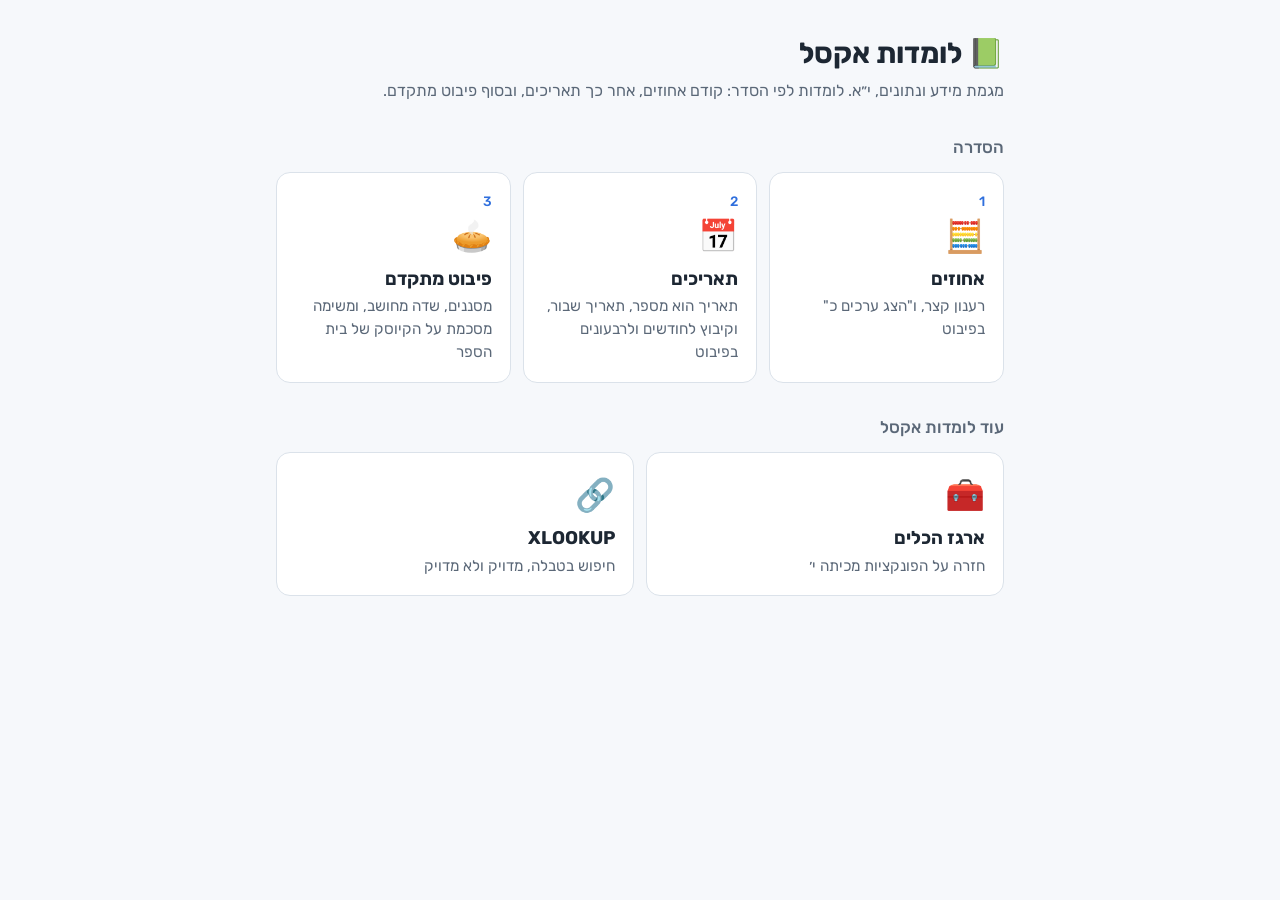
<file: index.html>
<!DOCTYPE html>
<html lang="he" dir="rtl">
<head>
  <meta charset="UTF-8">
  <meta name="viewport" content="width=device-width, initial-scale=1.0">
  <title>לומדות אקסל — מידע ונתונים</title>
  <link rel="preconnect" href="https://fonts.googleapis.com">
  <link rel="preconnect" href="https://fonts.gstatic.com" crossorigin>
  <link href="https://fonts.googleapis.com/css2?family=Rubik:wght@400;500;700&display=swap" rel="stylesheet">
  <!-- דף הבית של האתר המשותף. כל לומדה בתת-תיקייה משלה, והקישורים כאן יחסיים,
       כך שהדף עובד גם בגיטהאב (enavcorem.github.io/excel/) וגם מקומית. -->
  <style>
    :root { --bg: #f6f8fb; --card: #ffffff; --text: #1d2733; --muted: #5b6878; --line: #dbe2ea; --accent: #2f6fdd; }
    @media (prefers-color-scheme: dark) {
      :root { --bg: #141a22; --card: #1d2530; --text: #e6ebf1; --muted: #a3afbd; --line: #2e3a48; --accent: #7aa7ff; }
    }
    * { box-sizing: border-box; }
    body { margin: 0; background: var(--bg); color: var(--text); font-family: 'Rubik', Arial, sans-serif; line-height: 1.5; }
    main { max-width: 760px; margin: 0 auto; padding: 32px 16px 48px; }
    h1 { font-size: 1.8rem; margin: 0 0 4px; }
    h2 { font-size: 1.05rem; color: var(--muted); font-weight: 500; margin: 32px 0 12px; }
    p.lead { color: var(--muted); margin: 0 0 8px; }
    .grid { display: grid; grid-template-columns: repeat(auto-fit, minmax(210px, 1fr)); gap: 12px; }
    a.card { display: block; background: var(--card); border: 1px solid var(--line); border-radius: 14px; padding: 18px; color: inherit; text-decoration: none; transition: border-color .15s, transform .15s; }
    a.card:hover, a.card:focus-visible { border-color: var(--accent); transform: translateY(-2px); }
    .icon { font-size: 2rem; }
    .title { font-weight: 700; font-size: 1.15rem; margin: 6px 0 2px; }
    .desc { color: var(--muted); font-size: .95rem; }
    .step { color: var(--accent); font-weight: 500; font-size: .85rem; }
  </style>
</head>
<body>
  <main>
    <h1>📗 לומדות אקסל</h1>
    <p class="lead">מגמת מידע ונתונים, י״א. לומדות לפי הסדר: קודם אחוזים, אחר כך תאריכים, ובסוף פיבוט מתקדם.</p>

    <h2>הסדרה</h2>
    <div class="grid">
      <a class="card" href="percent/">
        <div class="step">1</div>
        <div class="icon">🧮</div>
        <div class="title">אחוזים</div>
        <div class="desc">רענון קצר, ו"הצג ערכים כ" בפיבוט</div>
      </a>
      <a class="card" href="dates/">
        <div class="step">2</div>
        <div class="icon">📅</div>
        <div class="title">תאריכים</div>
        <div class="desc">תאריך הוא מספר, תאריך שבור, וקיבוץ לחודשים ולרבעונים בפיבוט</div>
      </a>
      <a class="card" href="pivot/">
        <div class="step">3</div>
        <div class="icon">🥧</div>
        <div class="title">פיבוט מתקדם</div>
        <div class="desc">מסננים, שדה מחושב, ומשימה מסכמת על הקיוסק של בית הספר</div>
      </a>
    </div>

    <h2>עוד לומדות אקסל</h2>
    <div class="grid">
      <a class="card" href="https://enavcorem.github.io/functions-learning/">
        <div class="icon">🧰</div>
        <div class="title">ארגז הכלים</div>
        <div class="desc">חזרה על הפונקציות מכיתה י׳</div>
      </a>
      <a class="card" href="https://enavcorem.github.io/xlookup-learning/">
        <div class="icon">🔗</div>
        <div class="title">XLOOKUP</div>
        <div class="desc">חיפוש בטבלה, מדויק ולא מדויק</div>
      </a>
    </div>
  </main>
</body>
</html>
</file>
